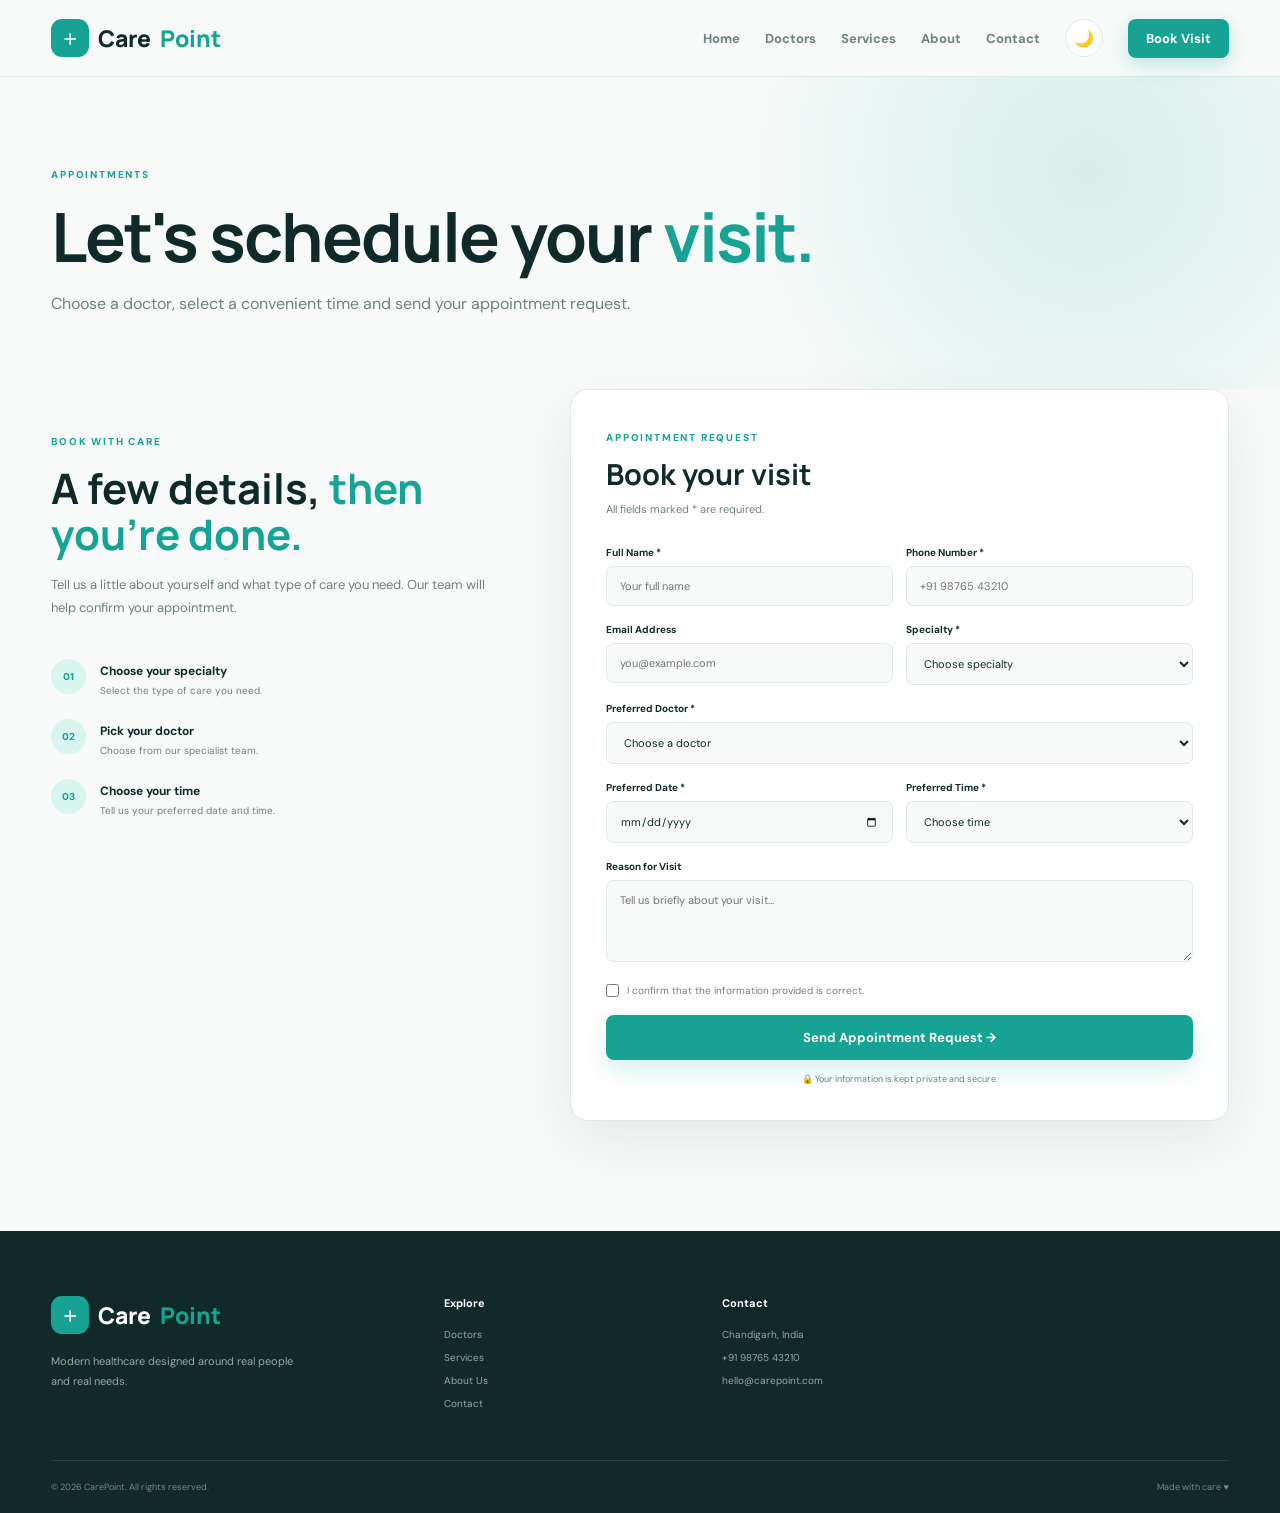
<file: appointment.html>
<!DOCTYPE html>
<html lang="en">
<head>
    <meta charset="UTF-8">
    <meta name="viewport" content="width=device-width, initial-scale=1.0">

    <title>Book Appointment | CarePoint</title>

    <link rel="stylesheet" href="style.css">

    <link rel="preconnect" href="https://fonts.googleapis.com">
    <link rel="preconnect" href="https://fonts.gstatic.com" crossorigin>
    <link href="https://fonts.googleapis.com/css2?family=DM+Sans:wght@400;500;600;700&family=Manrope:wght@600;700;800&display=swap" rel="stylesheet">
</head>

<body>

<header class="navbar">

    <div class="container nav-wrap">

        <a href="index.html" class="brand">
            <span class="brand-mark">+</span>
            Care<span>Point</span>
        </a>

        <button class="mobile-menu" id="menuBtn">☰</button>

        <nav id="navMenu">
            <a href="index.html">Home</a>
            <a href="doctors.html">Doctors</a>
            <a href="services.html">Services</a>
            <a href="about.html">About</a>
            <a href="contact.html">Contact</a>

            <button class="theme-toggle" id="themeToggle">🌙</button>

            <a href="appointment.html" class="nav-btn active-btn">
                Book Visit
            </a>
        </nav>

    </div>

</header>


<section class="page-hero small-hero">

    <div class="container">

        <span class="section-tag">APPOINTMENTS</span>

        <h1>
            Let's schedule your
            <span>visit.</span>
        </h1>

        <p>
            Choose a doctor, select a convenient time and
            send your appointment request.
        </p>

    </div>

</section>


<section class="appointment-section">

    <div class="container appointment-layout">

        <div class="appointment-intro">

            <span class="section-tag">BOOK WITH CARE</span>

            <h2>
                A few details,
                <span>then you're done.</span>
            </h2>

            <p>
                Tell us a little about yourself and what type
                of care you need. Our team will help confirm
                your appointment.
            </p>


            <div class="booking-steps">

                <div>
                    <span>01</span>
                    <div>
                        <strong>Choose your specialty</strong>
                        <p>Select the type of care you need.</p>
                    </div>
                </div>

                <div>
                    <span>02</span>
                    <div>
                        <strong>Pick your doctor</strong>
                        <p>Choose from our specialist team.</p>
                    </div>
                </div>

                <div>
                    <span>03</span>
                    <div>
                        <strong>Choose your time</strong>
                        <p>Tell us your preferred date and time.</p>
                    </div>
                </div>

            </div>

        </div>


        <form id="appointmentForm" class="appointment-form">

            <div class="form-heading">

                <span class="section-tag">APPOINTMENT REQUEST</span>

                <h2>Book your visit</h2>

                <p>All fields marked * are required.</p>

            </div>


            <div class="form-row">

                <div class="form-group">

                    <label for="patientName">
                        Full Name *
                    </label>

                    <input
                        type="text"
                        id="patientName"
                        placeholder="Your full name"
                        required
                    >

                </div>


                <div class="form-group">

                    <label for="patientPhone">
                        Phone Number *
                    </label>

                    <input
                        type="tel"
                        id="patientPhone"
                        placeholder="+91 98765 43210"
                        required
                    >

                </div>

            </div>


            <div class="form-row">

                <div class="form-group">

                    <label for="patientEmail">
                        Email Address
                    </label>

                    <input
                        type="email"
                        id="patientEmail"
                        placeholder="you@example.com"
                    >

                </div>


                <div class="form-group">

                    <label for="specialty">
                        Specialty *
                    </label>

                    <select id="specialty" required>

                        <option value="">
                            Choose specialty
                        </option>

                        <option>Cardiology</option>
                        <option>Neurology</option>
                        <option>Dermatology</option>
                        <option>Pediatrics</option>
                        <option>Orthopedics</option>
                        <option>Dentistry</option>
                        <option>Gynecology</option>
                        <option>Ophthalmology</option>

                    </select>

                </div>

            </div>


            <div class="form-group">

                <label for="doctor">
                    Preferred Doctor *
                </label>

                <select id="doctor" required>

                    <option value="">
                        Choose a doctor
                    </option>

                    <option>Dr. Sarah Lee</option>
                    <option>Dr. David Carter</option>
                    <option>Dr. Emily Morgan</option>
                    <option>Dr. Olivia Brown</option>
                    <option>Dr. Daniel Miller</option>
                    <option>Dr. Sophia Taylor</option>
                    <option>Dr. William Davis</option>
                    <option>Dr. James Wilson</option>

                </select>

            </div>


            <div class="form-row">

                <div class="form-group">

                    <label for="appointmentDate">
                        Preferred Date *
                    </label>

                    <input
                        type="date"
                        id="appointmentDate"
                        required
                    >

                </div>


                <div class="form-group">

                    <label for="appointmentTime">
                        Preferred Time *
                    </label>

                    <select id="appointmentTime" required>

                        <option value="">
                            Choose time
                        </option>

                        <option>09:00 AM</option>
                        <option>10:00 AM</option>
                        <option>11:00 AM</option>
                        <option>12:00 PM</option>
                        <option>02:00 PM</option>
                        <option>03:00 PM</option>
                        <option>04:00 PM</option>
                        <option>05:00 PM</option>

                    </select>

                </div>

            </div>


            <div class="form-group">

                <label for="message">
                    Reason for Visit
                </label>

                <textarea
                    id="message"
                    rows="4"
                    placeholder="Tell us briefly about your visit..."
                ></textarea>

            </div>


            <label class="check-row">

                <input type="checkbox" required>

                <span>
                    I confirm that the information provided is correct.
                </span>

            </label>


            <button type="submit" class="btn btn-primary form-submit">
                Send Appointment Request →
            </button>


            <p class="form-note">
                🔒 Your information is kept private and secure.
            </p>

        </form>

    </div>

</section>


<footer class="footer">

    <div class="container footer-grid">

        <div class="footer-brand">

            <a href="index.html" class="brand footer-logo">
                <span class="brand-mark">+</span>
                Care<span>Point</span>
            </a>

            <p>
                Modern healthcare designed around
                real people and real needs.
            </p>

        </div>

        <div class="footer-column">

            <h4>Explore</h4>

            <a href="doctors.html">Doctors</a>
            <a href="services.html">Services</a>
            <a href="about.html">About Us</a>
            <a href="contact.html">Contact</a>

        </div>

        <div class="footer-column">

            <h4>Contact</h4>

            <p>Chandigarh, India</p>
            <p>+91 98765 43210</p>
            <p>hello@carepoint.com</p>

        </div>

    </div>

    <div class="container footer-bottom">
        <span>© 2026 CarePoint. All rights reserved.</span>
        <span>Made with care ♥</span>
    </div>

</footer>


<div id="toast" class="toast"></div>

<script src="script.js"></script>

</body>
</html>
</file>
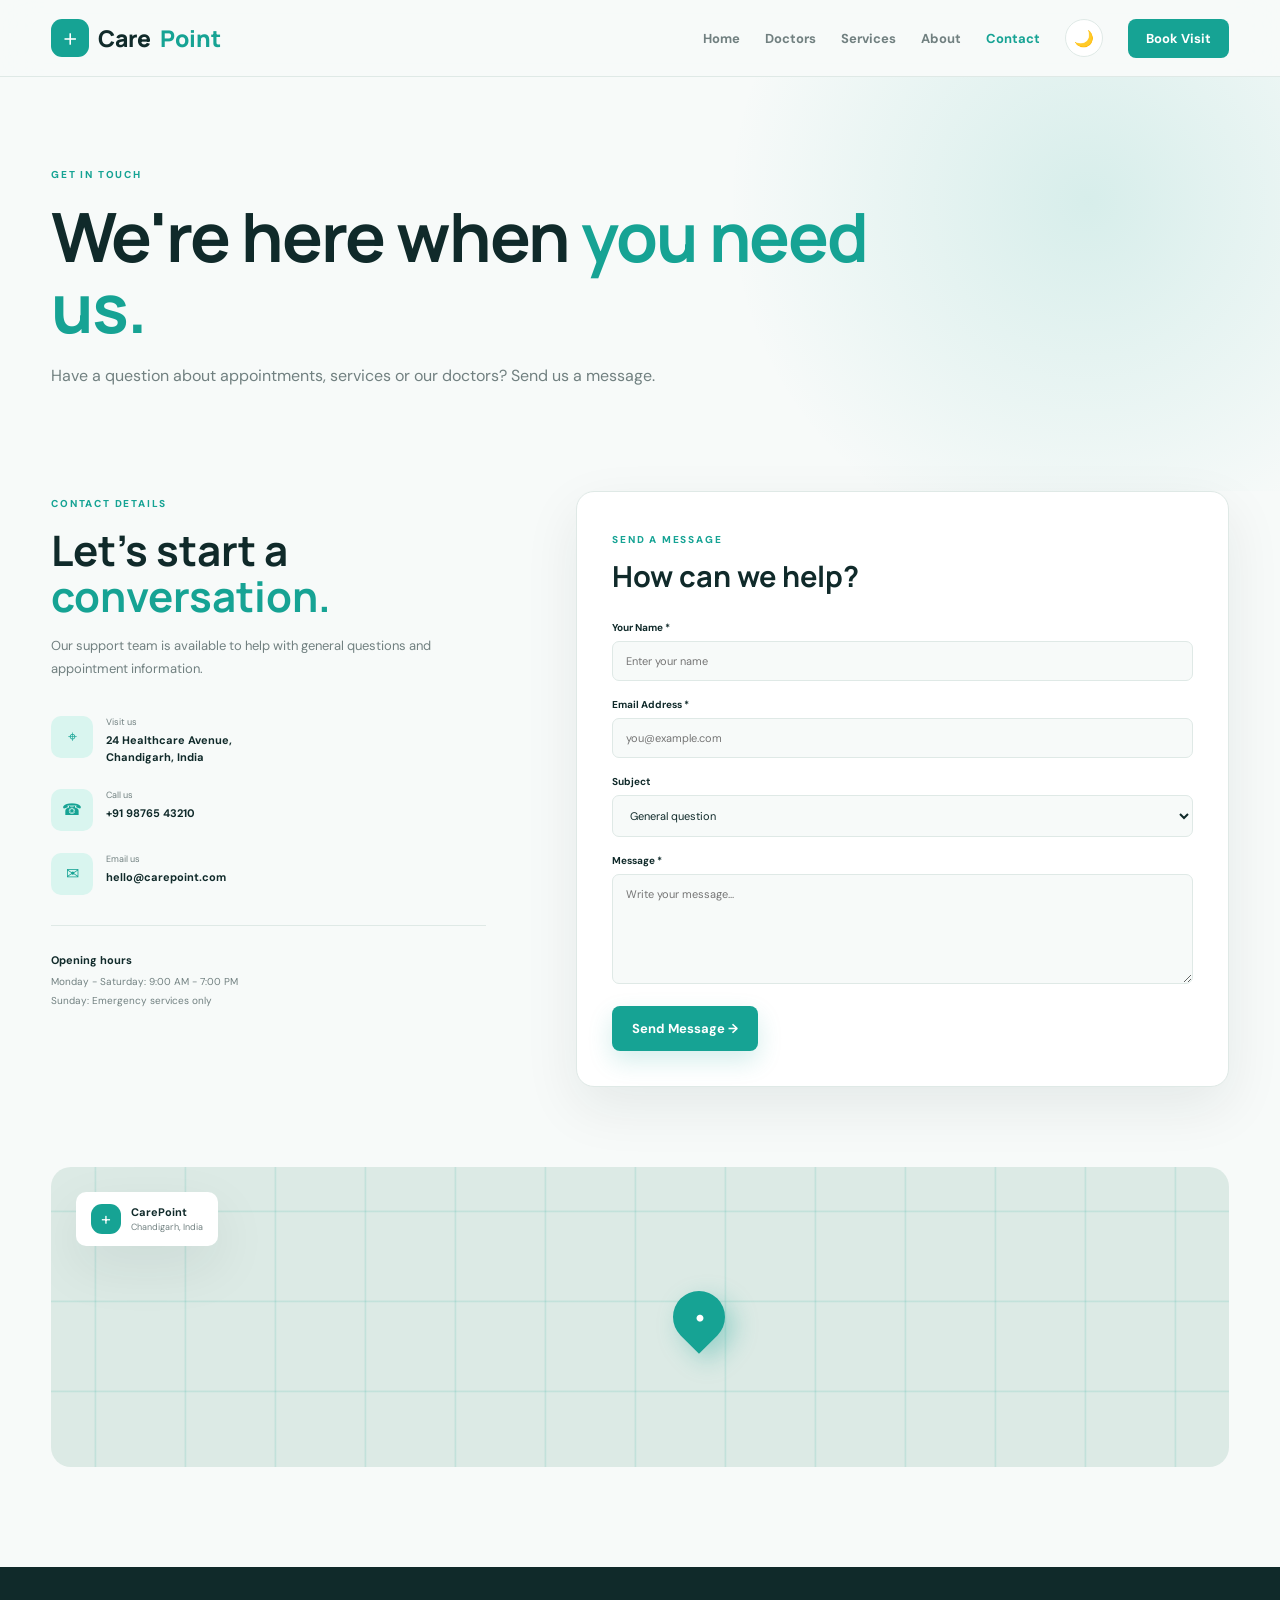
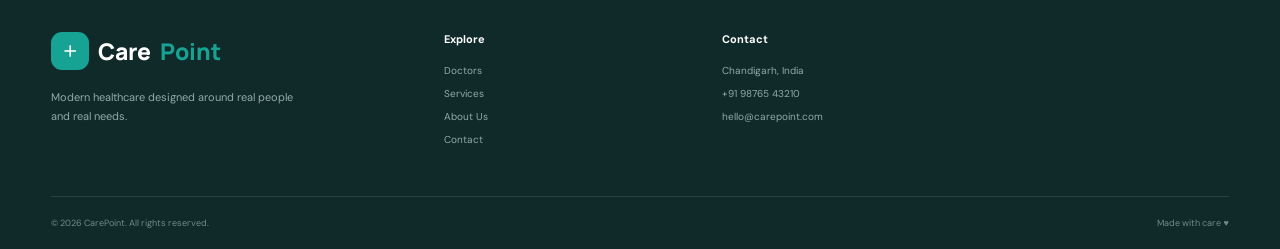
<file: contact.html>
<!DOCTYPE html>
<html lang="en">

<head>

    <meta charset="UTF-8">
    <meta name="viewport" content="width=device-width, initial-scale=1.0">

    <title>Contact | CarePoint</title>

    <link rel="stylesheet" href="style.css">

    <link rel="preconnect" href="https://fonts.googleapis.com">
    <link rel="preconnect" href="https://fonts.gstatic.com" crossorigin>
    <link href="https://fonts.googleapis.com/css2?family=DM+Sans:wght@400;500;600;700&family=Manrope:wght@600;700;800&display=swap" rel="stylesheet">

</head>

<body>

<header class="navbar">

    <div class="container nav-wrap">

        <a href="index.html" class="brand">
            <span class="brand-mark">+</span>
            Care<span>Point</span>
        </a>

        <button class="mobile-menu" id="menuBtn">☰</button>

        <nav id="navMenu">

            <a href="index.html">Home</a>
            <a href="doctors.html">Doctors</a>
            <a href="services.html">Services</a>
            <a href="about.html">About</a>
            <a href="contact.html" class="active">Contact</a>

            <button class="theme-toggle" id="themeToggle">🌙</button>

            <a href="appointment.html" class="nav-btn">
                Book Visit
            </a>

        </nav>

    </div>

</header>


<section class="page-hero">

    <div class="container">

        <span class="section-tag">GET IN TOUCH</span>

        <h1>
            We're here when
            <span>you need us.</span>
        </h1>

        <p>
            Have a question about appointments, services or
            our doctors? Send us a message.
        </p>

    </div>

</section>


<section class="contact-section">

    <div class="container contact-grid">


        <div class="contact-info">

            <span class="section-tag">CONTACT DETAILS</span>

            <h2>
                Let's start a
                <span>conversation.</span>
            </h2>

            <p>
                Our support team is available to help with
                general questions and appointment information.
            </p>


            <div class="contact-item">

                <div class="contact-icon">⌖</div>

                <div>
                    <span>Visit us</span>
                    <strong>
                        24 Healthcare Avenue,<br>
                        Chandigarh, India
                    </strong>
                </div>

            </div>


            <div class="contact-item">

                <div class="contact-icon">☎</div>

                <div>
                    <span>Call us</span>
                    <strong>+91 98765 43210</strong>
                </div>

            </div>


            <div class="contact-item">

                <div class="contact-icon">✉</div>

                <div>
                    <span>Email us</span>
                    <strong>hello@carepoint.com</strong>
                </div>

            </div>


            <div class="contact-hours">

                <strong>Opening hours</strong>

                <p>Monday - Saturday: 9:00 AM - 7:00 PM</p>
                <p>Sunday: Emergency services only</p>

            </div>

        </div>


        <form id="contactForm" class="contact-form">

            <span class="section-tag">SEND A MESSAGE</span>

            <h2>How can we help?</h2>

            <div class="form-group">

                <label for="contactName">
                    Your Name *
                </label>

                <input
                    type="text"
                    id="contactName"
                    placeholder="Enter your name"
                    required
                >

            </div>


            <div class="form-group">

                <label for="contactEmail">
                    Email Address *
                </label>

                <input
                    type="email"
                    id="contactEmail"
                    placeholder="you@example.com"
                    required
                >

            </div>


            <div class="form-group">

                <label for="contactSubject">
                    Subject
                </label>

                <select id="contactSubject">

                    <option>General question</option>
                    <option>Appointment help</option>
                    <option>Doctor information</option>
                    <option>Services information</option>
                    <option>Other</option>

                </select>

            </div>


            <div class="form-group">

                <label for="contactMessage">
                    Message *
                </label>

                <textarea
                    id="contactMessage"
                    rows="6"
                    placeholder="Write your message..."
                    required
                ></textarea>

            </div>


            <button type="submit" class="btn btn-primary">
                Send Message →
            </button>

        </form>

    </div>

</section>


<section class="location-section">

    <div class="container">

        <div class="fake-map">

            <div class="map-card">

                <span class="brand-mark">+</span>

                <div>
                    <strong>CarePoint</strong>
                    <p>Chandigarh, India</p>
                </div>

            </div>

            <div class="map-pin">●</div>

        </div>

    </div>

</section>


<footer class="footer">

    <div class="container footer-grid">

        <div class="footer-brand">

            <a href="index.html" class="brand footer-logo">
                <span class="brand-mark">+</span>
                Care<span>Point</span>
            </a>

            <p>
                Modern healthcare designed around
                real people and real needs.
            </p>

        </div>

        <div class="footer-column">

            <h4>Explore</h4>

            <a href="doctors.html">Doctors</a>
            <a href="services.html">Services</a>
            <a href="about.html">About Us</a>
            <a href="contact.html">Contact</a>

        </div>

        <div class="footer-column">

            <h4>Contact</h4>

            <p>Chandigarh, India</p>
            <p>+91 98765 43210</p>
            <p>hello@carepoint.com</p>

        </div>

    </div>

    <div class="container footer-bottom">

        <span>© 2026 CarePoint. All rights reserved.</span>

        <span>Made with care ♥</span>

    </div>

</footer>


<div id="toast" class="toast"></div>

<script src="script.js"></script>

</body>
</html>
</file>
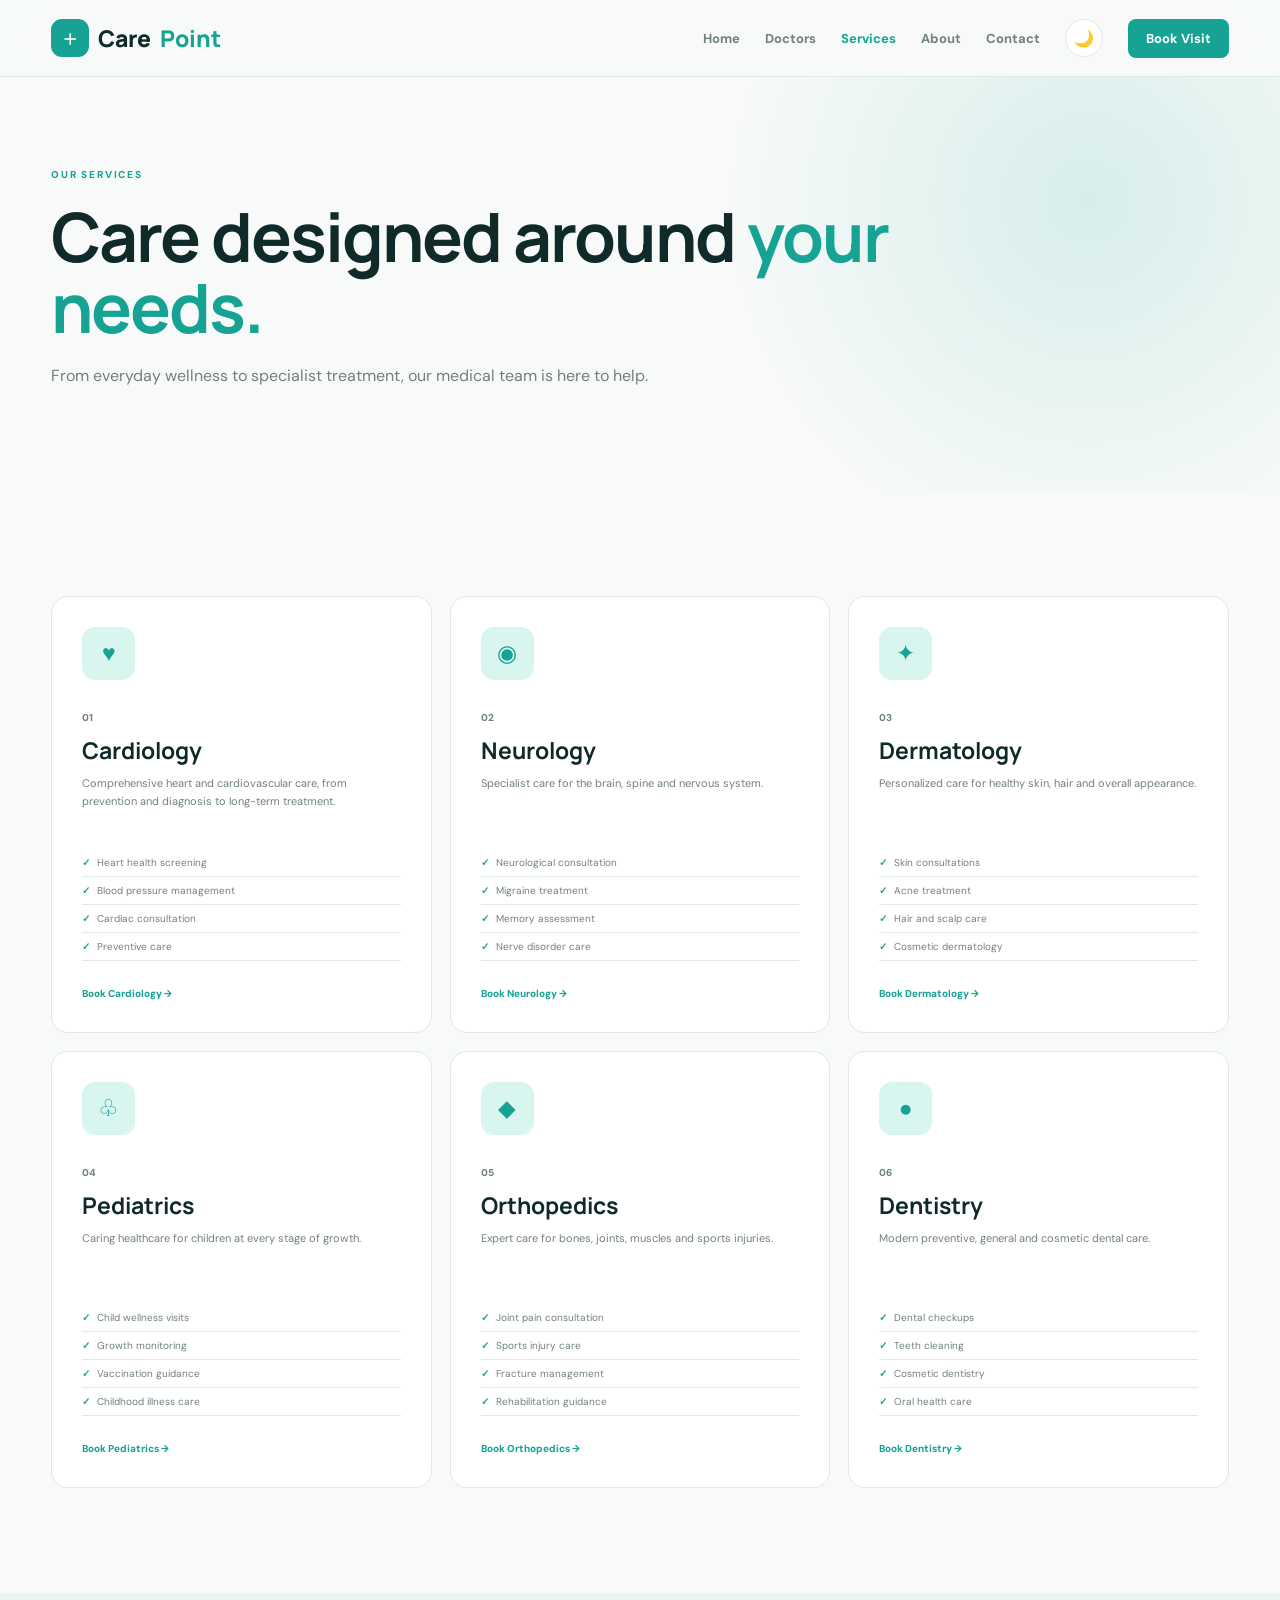
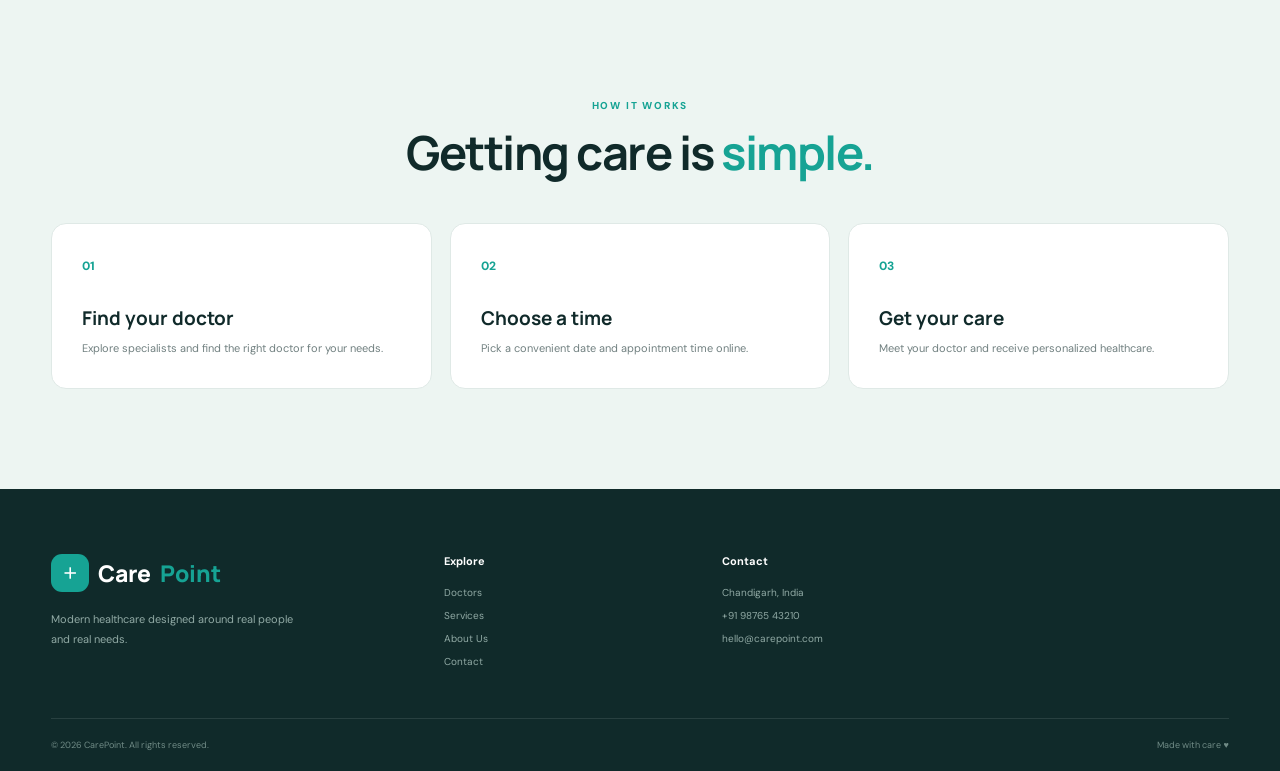
<file: services.html>
<!DOCTYPE html>
<html lang="en">
<head>

    <meta charset="UTF-8">
    <meta name="viewport" content="width=device-width, initial-scale=1.0">

    <title>Services | CarePoint</title>

    <link rel="stylesheet" href="style.css">

    <link rel="preconnect" href="https://fonts.googleapis.com">
    <link rel="preconnect" href="https://fonts.gstatic.com" crossorigin>
    <link href="https://fonts.googleapis.com/css2?family=DM+Sans:wght@400;500;600;700&family=Manrope:wght@600;700;800&display=swap" rel="stylesheet">

</head>

<body>

<header class="navbar">

    <div class="container nav-wrap">

        <a href="index.html" class="brand">
            <span class="brand-mark">+</span>
            Care<span>Point</span>
        </a>

        <button class="mobile-menu" id="menuBtn">☰</button>

        <nav id="navMenu">

            <a href="index.html">Home</a>
            <a href="doctors.html">Doctors</a>
            <a href="services.html" class="active">Services</a>
            <a href="about.html">About</a>
            <a href="contact.html">Contact</a>

            <button class="theme-toggle" id="themeToggle">🌙</button>

            <a href="appointment.html" class="nav-btn">
                Book Visit
            </a>

        </nav>

    </div>

</header>


<section class="page-hero">

    <div class="container">

        <span class="section-tag">OUR SERVICES</span>

        <h1>
            Care designed around
            <span>your needs.</span>
        </h1>

        <p>
            From everyday wellness to specialist treatment,
            our medical team is here to help.
        </p>

    </div>

</section>


<section class="section">

    <div class="container">

        <div class="service-large-grid">


            <article class="large-service">

                <div class="large-service-icon">♥</div>

                <span>01</span>

                <h2>Cardiology</h2>

                <p>
                    Comprehensive heart and cardiovascular care,
                    from prevention and diagnosis to long-term treatment.
                </p>

                <ul>
                    <li>Heart health screening</li>
                    <li>Blood pressure management</li>
                    <li>Cardiac consultation</li>
                    <li>Preventive care</li>
                </ul>

                <a href="appointment.html">
                    Book Cardiology →
                </a>

            </article>


            <article class="large-service">

                <div class="large-service-icon">◉</div>

                <span>02</span>

                <h2>Neurology</h2>

                <p>
                    Specialist care for the brain, spine and
                    nervous system.
                </p>

                <ul>
                    <li>Neurological consultation</li>
                    <li>Migraine treatment</li>
                    <li>Memory assessment</li>
                    <li>Nerve disorder care</li>
                </ul>

                <a href="appointment.html">
                    Book Neurology →
                </a>

            </article>


            <article class="large-service">

                <div class="large-service-icon">✦</div>

                <span>03</span>

                <h2>Dermatology</h2>

                <p>
                    Personalized care for healthy skin, hair
                    and overall appearance.
                </p>

                <ul>
                    <li>Skin consultations</li>
                    <li>Acne treatment</li>
                    <li>Hair and scalp care</li>
                    <li>Cosmetic dermatology</li>
                </ul>

                <a href="appointment.html">
                    Book Dermatology →
                </a>

            </article>


            <article class="large-service">

                <div class="large-service-icon">♧</div>

                <span>04</span>

                <h2>Pediatrics</h2>

                <p>
                    Caring healthcare for children at every
                    stage of growth.
                </p>

                <ul>
                    <li>Child wellness visits</li>
                    <li>Growth monitoring</li>
                    <li>Vaccination guidance</li>
                    <li>Childhood illness care</li>
                </ul>

                <a href="appointment.html">
                    Book Pediatrics →
                </a>

            </article>


            <article class="large-service">

                <div class="large-service-icon">◆</div>

                <span>05</span>

                <h2>Orthopedics</h2>

                <p>
                    Expert care for bones, joints, muscles
                    and sports injuries.
                </p>

                <ul>
                    <li>Joint pain consultation</li>
                    <li>Sports injury care</li>
                    <li>Fracture management</li>
                    <li>Rehabilitation guidance</li>
                </ul>

                <a href="appointment.html">
                    Book Orthopedics →
                </a>

            </article>


            <article class="large-service">

                <div class="large-service-icon">●</div>

                <span>06</span>

                <h2>Dentistry</h2>

                <p>
                    Modern preventive, general and cosmetic
                    dental care.
                </p>

                <ul>
                    <li>Dental checkups</li>
                    <li>Teeth cleaning</li>
                    <li>Cosmetic dentistry</li>
                    <li>Oral health care</li>
                </ul>

                <a href="appointment.html">
                    Book Dentistry →
                </a>

            </article>

        </div>

    </div>

</section>


<section class="process-section">

    <div class="container">

        <div class="section-heading">

            <span class="section-tag">HOW IT WORKS</span>

            <h2>
                Getting care is
                <span>simple.</span>
            </h2>

        </div>


        <div class="process-grid">

            <div class="process-card">

                <span>01</span>

                <h3>Find your doctor</h3>

                <p>
                    Explore specialists and find the right
                    doctor for your needs.
                </p>

            </div>


            <div class="process-card">

                <span>02</span>

                <h3>Choose a time</h3>

                <p>
                    Pick a convenient date and appointment
                    time online.
                </p>

            </div>


            <div class="process-card">

                <span>03</span>

                <h3>Get your care</h3>

                <p>
                    Meet your doctor and receive personalized
                    healthcare.
                </p>

            </div>

        </div>

    </div>

</section>


<footer class="footer">

    <div class="container footer-grid">

        <div class="footer-brand">

            <a href="index.html" class="brand footer-logo">
                <span class="brand-mark">+</span>
                Care<span>Point</span>
            </a>

            <p>
                Modern healthcare designed around
                real people and real needs.
            </p>

        </div>

        <div class="footer-column">

            <h4>Explore</h4>

            <a href="doctors.html">Doctors</a>
            <a href="services.html">Services</a>
            <a href="about.html">About Us</a>
            <a href="contact.html">Contact</a>

        </div>

        <div class="footer-column">

            <h4>Contact</h4>

            <p>Chandigarh, India</p>
            <p>+91 98765 43210</p>
            <p>hello@carepoint.com</p>

        </div>

    </div>

    <div class="container footer-bottom">

        <span>© 2026 CarePoint. All rights reserved.</span>

        <span>Made with care ♥</span>

    </div>

</footer>


<div id="toast" class="toast"></div>

<script src="script.js"></script>

</body>
</html>
</file>
<file: style.css>
:root {
    --primary: #16a394;
    --primary-dark: #0e8277;
    --accent: #d9f5ef;

    --bg: #f7faf9;
    --surface: #ffffff;
    --surface-2: #edf5f2;

    --text: #102a2a;
    --muted: #718080;

    --border: #dfe9e6;

    --dark: #102a2a;

    --shadow: 0 20px 55px rgba(16, 42, 42, .08);
}

[data-theme="dark"] {
    --bg: #091817;
    --surface: #102522;
    --surface-2: #16332f;

    --text: #eef9f6;
    --muted: #9db3ae;

    --border: #29423e;

    --dark: #06100f;

    --shadow: 0 25px 60px rgba(0,0,0,.35);
}


* {
    margin: 0;
    padding: 0;
    box-sizing: border-box;
}

html {
    scroll-behavior: smooth;
}

body {
    font-family: "DM Sans", sans-serif;
    background: var(--bg);
    color: var(--text);

    transition:
        background .3s ease,
        color .3s ease;
}

body.modal-open {
    overflow: hidden;
}

img {
    max-width: 100%;
    display: block;
}

a {
    text-decoration: none;
    color: inherit;
}

button,
input,
select,
textarea {
    font: inherit;
}

button {
    cursor: pointer;
}

.container {
    width: min(1180px, 92%);
    margin: auto;
}


/* ==========================
   NAVBAR
========================== */

.navbar {
    position: sticky;
    top: 0;
    z-index: 500;

    background: rgba(247,250,249,.9);

    backdrop-filter: blur(18px);

    border-bottom: 1px solid var(--border);
}

[data-theme="dark"] .navbar {
    background: rgba(9,24,23,.92);
}

.nav-wrap {
    min-height: 76px;

    display: flex;
    align-items: center;
    justify-content: space-between;
}

.brand {
    display: flex;
    align-items: center;
    gap: 9px;

    font-family: "Manrope", sans-serif;

    font-size: 23px;
    font-weight: 800;
}

.brand > span:last-child {
    color: var(--primary);
}

.brand-mark {
    width: 38px;
    height: 38px;

    display: grid;
    place-items: center;

    background: var(--primary);
    color: white;

    border-radius: 11px;

    font-size: 25px;
    font-weight: 400;
}

.nav-wrap nav {
    display: flex;
    align-items: center;
    gap: 25px;
}

.nav-wrap nav > a {
    color: var(--muted);

    font-size: 13px;
    font-weight: 700;

    transition: .25s;
}

.nav-wrap nav > a:hover,
.nav-wrap nav > a.active {
    color: var(--primary);
}

.nav-btn {
    background: var(--primary) !important;
    color: white !important;

    padding: 11px 18px;

    border-radius: 8px;
}

.active-btn {
    box-shadow: 0 7px 20px rgba(22,163,148,.25);
}

.theme-toggle {
    width: 38px;
    height: 38px;

    border: 1px solid var(--border);

    border-radius: 50%;

    background: var(--surface);

    font-size: 16px;

    color: var(--text);
}

.mobile-menu {
    display: none;

    border: 0;

    background: transparent;

    color: var(--text);

    font-size: 27px;
}


/* ==========================
   COMMON BUTTONS
========================== */

.btn {
    display: inline-flex;
    align-items: center;
    justify-content: center;
    gap: 10px;

    border: 0;

    padding: 14px 20px;

    border-radius: 8px;

    font-size: 13px;
    font-weight: 700;

    transition: .3s;
}

.btn-primary {
    background: var(--primary);
    color: white;

    box-shadow: 0 10px 25px rgba(22,163,148,.18);
}

.btn-primary:hover {
    background: var(--primary-dark);
    transform: translateY(-2px);
}

.btn-outline {
    border: 1px solid var(--border);
    background: var(--surface);
    color: var(--text);
}

.btn-outline:hover {
    border-color: var(--primary);
    color: var(--primary);
}

.btn-light {
    background: white;
    color: var(--dark);
}

.btn-light:hover {
    transform: translateY(-2px);
}


/* ==========================
   HERO
========================== */

.hero {
    padding: 95px 0 85px;

    overflow: hidden;
}

.hero-grid {
    display: grid;

    grid-template-columns: 1.05fr .95fr;

    align-items: center;

    gap: 80px;
}

.eyebrow {
    display: inline-flex;
    align-items: center;
    gap: 8px;

    padding: 8px 13px;

    background: var(--accent);

    color: var(--primary);

    border-radius: 50px;

    font-size: 10px;
    font-weight: 800;
    letter-spacing: 1.3px;
}

.eyebrow span {
    font-size: 13px;
}

.hero h1 {
    font-family: "Manrope", sans-serif;

    font-size: clamp(44px, 5.5vw, 72px);

    line-height: 1.04;

    letter-spacing: -2.5px;

    margin: 22px 0;
}

.hero h1 em {
    display: block;

    color: var(--primary);

    font-style: normal;
}

.hero-copy > p {
    max-width: 560px;

    color: var(--muted);

    font-size: 17px;

    line-height: 1.8;
}

.hero-actions {
    display: flex;
    gap: 12px;

    margin-top: 30px;
}

.hero-proof {
    display: flex;
    align-items: center;
    gap: 14px;

    margin-top: 38px;
}

.avatar-stack {
    display: flex;
    align-items: center;
}

.avatar-stack img,
.avatar-stack > span {
    width: 38px;
    height: 38px;

    border-radius: 50%;

    border: 3px solid var(--bg);

    margin-left: -9px;
}

.avatar-stack img:first-child {
    margin-left: 0;
}

.avatar-stack img {
    object-fit: cover;
}

.avatar-stack > span {
    display: grid;
    place-items: center;

    background: var(--primary);

    color: white;

    font-size: 13px;
    font-weight: 800;
}

.hero-proof strong,
.hero-proof small {
    display: block;
}

.hero-proof strong {
    font-size: 14px;
}

.hero-proof small {
    color: var(--muted);

    margin-top: 2px;

    font-size: 11px;
}


/* HERO VISUAL */

.hero-visual {
    position: relative;

    min-height: 570px;
}

.hero-photo-wrap {
    position: absolute;

    right: 20px;
    top: 0;

    width: 83%;
    height: 550px;

    overflow: hidden;

    border-radius: 180px 180px 28px 28px;

    background: var(--accent);
}

.hero-photo-wrap img {
    width: 100%;
    height: 100%;

    object-fit: cover;
    object-position: center top;
}

.floating-card {
    position: absolute;

    display: flex;
    align-items: center;

    background: var(--surface);

    box-shadow: var(--shadow);

    border: 1px solid var(--border);

    border-radius: 13px;

    z-index: 5;
}

.doctor-float {
    left: -15px;
    bottom: 95px;

    padding: 10px 13px;

    gap: 10px;
}

.doctor-float img {
    width: 42px;
    height: 42px;

    border-radius: 50%;

    object-fit: cover;
}

.doctor-float strong,
.doctor-float small {
    display: block;
}

.doctor-float strong {
    font-size: 12px;
}

.doctor-float small {
    color: var(--muted);

    font-size: 10px;

    margin-top: 2px;
}

.verified {
    display: grid;
    place-items: center;

    width: 18px;
    height: 18px;

    background: var(--primary);

    color: white;

    border-radius: 50%;

    font-size: 10px;
}

.rating-float {
    right: -5px;
    top: 100px;

    padding: 13px 16px;

    gap: 10px;
}

.rating-star {
    width: 35px;
    height: 35px;

    display: grid;
    place-items: center;

    background: #fff1cc;

    color: #d58b00;

    border-radius: 50%;
}

.rating-float strong,
.rating-float small {
    display: block;
}

.rating-float strong {
    font-size: 12px;
}

.rating-float small {
    color: var(--muted);

    font-size: 10px;
}


/* ==========================
   STATS
========================== */

.stats-strip {
    background: var(--dark);
    color: white;

    padding: 35px 0;
}

.stats-grid {
    display: grid;

    grid-template-columns: repeat(4,1fr);

    text-align: center;
}

.stat {
    border-right: 1px solid rgba(255,255,255,.12);
}

.stat:last-child {
    border-right: 0;
}

.stat strong {
    font-family: "Manrope", sans-serif;

    font-size: 32px;
}

.stat > span {
    color: #66d9c9;

    font-size: 22px;
    font-weight: 800;
}

.stat p {
    margin-top: 4px;

    color: #9bb3ae;

    font-size: 11px;
}


/* ==========================
   SECTIONS
========================== */

.section {
    padding: 105px 0;
}

.section-top {
    display: flex;

    justify-content: space-between;
    align-items: flex-end;

    gap: 30px;

    margin-bottom: 45px;
}

.section-tag {
    color: var(--primary);

    font-size: 10px;
    font-weight: 800;

    letter-spacing: 1.8px;
}

.section-top h2,
.section-heading h2,
.feature-content h2,
.about-content h2 {
    font-family: "Manrope", sans-serif;

    font-size: clamp(31px,4vw,47px);

    line-height: 1.12;

    letter-spacing: -1.5px;

    margin-top: 12px;
}

.section-top h2 span,
.section-heading h2 span,
.feature-content h2 span,
.about-content h2 span,
.page-hero h1 span {
    color: var(--primary);
}

.text-link {
    color: var(--primary);

    font-size: 12px;
    font-weight: 700;
}


/* ==========================
   SERVICES
========================== */

.service-grid {
    display: grid;

    grid-template-columns: repeat(4,1fr);

    gap: 17px;
}

.service-card {
    position: relative;

    background: var(--surface);

    border: 1px solid var(--border);

    border-radius: 16px;

    padding: 28px;

    min-height: 300px;

    transition: .35s;

    overflow: hidden;
}

.service-card:hover {
    transform: translateY(-7px);

    border-color: var(--primary);

    box-shadow: var(--shadow);
}

.service-card.featured {
    background: var(--primary);
    color: white;
}

.service-card.featured p,
.service-card.featured a {
    color: rgba(255,255,255,.75);
}

.service-number {
    position: absolute;

    right: 22px;
    top: 18px;

    color: var(--muted);

    font-size: 10px;
    font-weight: 800;
}

.featured .service-number {
    color: rgba(255,255,255,.5);
}

.service-icon {
    width: 48px;
    height: 48px;

    display: grid;
    place-items: center;

    background: var(--accent);

    color: var(--primary);

    border-radius: 12px;

    font-size: 22px;

    margin-bottom: 35px;
}

.featured .service-icon {
    background: rgba(255,255,255,.16);
    color: white;
}

.service-card h3 {
    font-size: 18px;

    margin-bottom: 10px;
}

.service-card p {
    color: var(--muted);

    font-size: 12px;

    line-height: 1.7;
}

.service-card a {
    position: absolute;

    bottom: 25px;

    color: var(--primary);

    font-size: 11px;
    font-weight: 800;
}


/* ==========================
   FEATURE
========================== */

.feature-section {
    background: var(--surface-2);

    padding: 105px 0;
}

.feature-grid {
    display: grid;

    grid-template-columns: .9fr 1fr;

    align-items: center;

    gap: 85px;
}

.feature-image {
    position: relative;
}

.feature-image > img {
    width: 100%;
    height: 560px;

    object-fit: cover;

    border-radius: 22px;
}

.image-label {
    position: absolute;

    bottom: 25px;
    right: -20px;

    display: flex;
    align-items: center;
    gap: 10px;

    background: var(--surface);

    padding: 17px;

    border-radius: 12px;

    box-shadow: var(--shadow);
}

.image-label strong {
    font-size: 27px;

    color: var(--primary);
}

.image-label span {
    color: var(--muted);

    font-size: 10px;
}

.feature-content > p {
    color: var(--muted);

    line-height: 1.8;

    margin: 22px 0 30px;

    max-width: 540px;
}

.feature-list {
    display: flex;

    flex-direction: column;

    gap: 18px;

    margin-bottom: 30px;
}

.feature-list > div {
    display: flex;
    gap: 12px;
}

.feature-list > div > span {
    flex: 0 0 auto;

    width: 25px;
    height: 25px;

    display: grid;
    place-items: center;

    background: var(--accent);

    color: var(--primary);

    border-radius: 50%;

    font-size: 11px;
    font-weight: 800;
}

.feature-list strong {
    font-size: 13px;
}

.feature-list p {
    color: var(--muted);

    font-size: 11px;

    margin-top: 3px;
}


/* ==========================
   HOME DOCTORS
========================== */

.home-doctors {
    display: grid;

    grid-template-columns: repeat(3,1fr);

    gap: 22px;
}

.home-doctor {
    background: var(--surface);

    border: 1px solid var(--border);

    border-radius: 17px;

    overflow: hidden;

    transition: .3s;
}

.home-doctor:hover {
    transform: translateY(-6px);

    box-shadow: var(--shadow);
}

.home-doctor-img {
    position: relative;

    height: 330px;

    overflow: hidden;
}

.home-doctor-img img {
    width: 100%;
    height: 100%;

    object-fit: cover;
    object-position: center top;

    transition: .5s;
}

.home-doctor:hover img {
    transform: scale(1.05);
}

.home-doctor-img span {
    position: absolute;

    top: 15px;
    left: 15px;

    background: white;

    color: #159947;

    padding: 6px 10px;

    border-radius: 50px;

    font-size: 9px;
    font-weight: 800;
}

.home-doctor-info {
    padding: 20px;
}

.mini-rating {
    color: #c48600;

    font-size: 11px;
}

.home-doctor-info h3 {
    font-family: "Manrope", sans-serif;

    font-size: 19px;

    margin: 7px 0 3px;
}

.home-doctor-info > p {
    color: var(--primary);

    font-size: 11px;
    font-weight: 700;
}

.home-doctor-info a {
    display: block;

    color: var(--muted);

    border-top: 1px solid var(--border);

    margin-top: 16px;
    padding-top: 15px;

    font-size: 11px;
    font-weight: 700;
}

.home-doctor-info a:hover {
    color: var(--primary);
}


/* ==========================
   TESTIMONIAL
========================== */

.testimonial-section {
    background: var(--surface-2);

    padding: 100px 0;

    text-align: center;
}

.testimonial-inner {
    max-width: 850px;
}

.quote-mark {
    color: var(--primary);

    font-family: Georgia, serif;

    font-size: 70px;

    line-height: .5;
}

.testimonial-inner blockquote {
    font-family: "Manrope", sans-serif;

    font-size: clamp(22px,3vw,34px);

    line-height: 1.4;

    margin: 25px 0 30px;
}

.testimonial-person {
    display: flex;

    justify-content: center;
    align-items: center;

    gap: 10px;
}

.testimonial-person img {
    width: 40px;
    height: 40px;

    border-radius: 50%;

    object-fit: cover;
}

.testimonial-person strong,
.testimonial-person span {
    display: block;

    text-align: left;
}

.testimonial-person strong {
    font-size: 11px;
}

.testimonial-person span {
    color: var(--muted);

    font-size: 10px;

    margin-top: 2px;
}


/* ==========================
   CTA
========================== */

.cta-section {
    padding: 90px 0;
}

.cta-box {
    display: flex;

    justify-content: space-between;
    align-items: center;

    gap: 40px;

    padding: 55px;

    border-radius: 22px;

    background: var(--primary);

    color: white;
}

.cta-box h2 {
    font-family: "Manrope", sans-serif;

    max-width: 650px;

    font-size: 38px;

    line-height: 1.15;

    margin: 12px 0;
}

.cta-box p {
    color: rgba(255,255,255,.75);

    font-size: 13px;
}


/* ==========================
   PAGE HERO
========================== */

.page-hero {
    padding: 85px 0 100px;

    background:
        radial-gradient(
            circle at 85% 30%,
            rgba(22,163,148,.14),
            transparent 32%
        );
}

.page-hero h1 {
    font-family: "Manrope", sans-serif;

    max-width: 850px;

    font-size: clamp(43px,6vw,68px);

    line-height: 1.05;

    letter-spacing: -2px;

    margin: 18px 0;
}

.page-hero p {
    max-width: 650px;

    color: var(--muted);

    font-size: 16px;

    line-height: 1.8;
}

.small-hero {
    padding-bottom: 70px;
}


/* ==========================
   DOCTOR DIRECTORY
========================== */

.doctor-directory {
    padding: 0 0 110px;
}

.doctor-tools {
    display: grid;

    grid-template-columns: 1fr 280px;

    gap: 12px;

    margin-bottom: 40px;
}

.search-field,
.filter-field {
    background: var(--surface);

    border: 1px solid var(--border);

    border-radius: 9px;

    min-height: 54px;

    display: flex;
    align-items: center;

    padding: 0 15px;
}

.search-field span {
    color: var(--primary);

    font-size: 23px;

    margin-right: 10px;
}

.search-field input,
.filter-field select {
    width: 100%;

    border: 0;
    outline: 0;

    background: transparent;

    color: var(--text);

    font-size: 12px;
}

.directory-grid {
    display: grid;

    grid-template-columns: repeat(4,1fr);

    gap: 18px;
}

.doctor-profile {
    background: var(--surface);

    border: 1px solid var(--border);

    border-radius: 16px;

    overflow: hidden;

    transition: .3s;
}

.doctor-profile:hover {
    transform: translateY(-6px);

    box-shadow: var(--shadow);
}

.profile-image {
    height: 285px;

    position: relative;

    overflow: hidden;

    background: var(--accent);
}

.profile-image img {
    width: 100%;
    height: 100%;

    object-fit: cover;
    object-position: center top;

    transition: .5s;
}

.doctor-profile:hover .profile-image img {
    transform: scale(1.05);
}

.status {
    position: absolute;

    top: 13px;
    left: 13px;

    background: white;

    color: #16964b;

    border-radius: 50px;

    padding: 6px 9px;

    font-size: 9px;
    font-weight: 800;
}

.profile-body {
    padding: 19px;
}

.profile-rating {
    color: #bd7e00;

    font-size: 10px;
    font-weight: 800;
}

.profile-body h2 {
    font-family: "Manrope", sans-serif;

    font-size: 18px;

    margin: 8px 0 3px;
}

.profile-specialty {
    color: var(--primary);

    font-size: 11px;
    font-weight: 700;
}

.profile-description {
    color: var(--muted);

    font-size: 10px;

    line-height: 1.6;

    min-height: 33px;

    margin: 10px 0;
}

.profile-meta {
    display: flex;

    justify-content: space-between;

    border-top: 1px solid var(--border);

    padding-top: 11px;

    color: var(--muted);

    font-size: 9px;
}

.profile-buttons {
    display: grid;

    grid-template-columns: 1fr 65px;

    gap: 7px;

    margin-top: 14px;
}

.profile-btn,
.profile-book {
    min-height: 36px;

    display: grid;
    place-items: center;

    border-radius: 7px;

    font-size: 10px;
    font-weight: 800;
}

.profile-btn {
    border: 1px solid var(--border);

    background: transparent;

    color: var(--text);
}

.profile-btn:hover {
    border-color: var(--primary);

    color: var(--primary);
}

.profile-book {
    background: var(--primary);

    color: white;
}

.no-results {
    display: none;

    text-align: center;

    padding: 60px;

    color: var(--muted);
}


/* ==========================
   PROFILE MODAL
========================== */

.profile-modal {
    position: fixed;

    inset: 0;

    z-index: 1000;

    display: flex;

    align-items: center;
    justify-content: center;

    padding: 20px;

    background: rgba(3,20,18,.78);

    backdrop-filter: blur(8px);

    opacity: 0;

    visibility: hidden;

    transition: .3s;
}

.profile-modal.show {
    opacity: 1;

    visibility: visible;
}

.modal-box {
    width: min(900px,100%);

    max-height: 90vh;

    overflow-y: auto;

    background: var(--surface);

    border-radius: 20px;

    position: relative;

    box-shadow: 0 30px 90px rgba(0,0,0,.35);
}

.modal-close {
    position: absolute;

    top: 15px;
    right: 15px;

    z-index: 10;

    width: 38px;
    height: 38px;

    border: 0;

    border-radius: 50%;

    background: var(--surface);

    color: var(--text);

    box-shadow: 0 5px 20px rgba(0,0,0,.15);

    font-size: 25px;
}

.modal-grid {
    display: grid;

    grid-template-columns: 330px 1fr;
}

.modal-photo {
    min-height: 500px;
}

.modal-photo img {
    width: 100%;
    height: 100%;

    object-fit: cover;
    object-position: center top;
}

.modal-details {
    padding: 48px 42px;
}

.modal-details h2 {
    font-family: "Manrope", sans-serif;

    font-size: 36px;

    margin: 12px 0;
}

.modal-details > p {
    color: var(--muted);

    font-size: 13px;

    line-height: 1.8;

    margin: 18px 0;
}

.modal-rating {
    color: #bd7e00;

    font-size: 13px;
    font-weight: 800;
}

.modal-rating small {
    color: var(--muted);

    font-size: 10px;

    margin-left: 5px;
}

.modal-info-grid {
    display: grid;

    grid-template-columns: 1fr 1fr;

    gap: 10px;

    margin: 25px 0;
}

.modal-info-grid > div {
    padding: 13px;

    border: 1px solid var(--border);

    border-radius: 9px;
}

.modal-info-grid span,
.modal-info-grid strong {
    display: block;
}

.modal-info-grid span {
    color: var(--muted);

    font-size: 9px;

    margin-bottom: 4px;
}

.modal-info-grid strong {
    font-size: 11px;
}

.modal-book {
    width: 100%;
}


/* ==========================
   APPOINTMENT
========================== */

.appointment-section {
    padding: 0 0 110px;
}

.appointment-layout {
    display: grid;

    grid-template-columns: .8fr 1.2fr;

    gap: 80px;

    align-items: start;
}

.appointment-intro {
    padding-top: 40px;
}

.appointment-intro h2 {
    font-family: "Manrope", sans-serif;

    font-size: 42px;

    line-height: 1.1;

    margin: 15px 0;
}

.appointment-intro h2 span {
    color: var(--primary);
}

.appointment-intro > p {
    color: var(--muted);

    font-size: 13px;

    line-height: 1.8;
}

.booking-steps {
    display: flex;

    flex-direction: column;

    gap: 22px;

    margin-top: 40px;
}

.booking-steps > div {
    display: flex;

    gap: 14px;
}

.booking-steps > div > span {
    flex: 0 0 auto;

    width: 35px;
    height: 35px;

    display: grid;
    place-items: center;

    background: var(--accent);

    color: var(--primary);

    border-radius: 50%;

    font-size: 10px;
    font-weight: 800;
}

.booking-steps strong {
    font-size: 12px;
}

.booking-steps p {
    color: var(--muted);

    font-size: 10px;

    margin-top: 4px;
}

.appointment-form,
.contact-form {
    background: var(--surface);

    border: 1px solid var(--border);

    border-radius: 18px;

    padding: 35px;

    box-shadow: var(--shadow);
}

.form-heading {
    margin-bottom: 30px;
}

.form-heading h2,
.contact-form h2 {
    font-family: "Manrope", sans-serif;

    font-size: 29px;

    margin: 8px 0;
}

.form-heading p {
    color: var(--muted);

    font-size: 11px;
}

.form-row {
    display: grid;

    grid-template-columns: 1fr 1fr;

    gap: 13px;
}

.form-group {
    margin-bottom: 17px;
}

.form-group label {
    display: block;

    font-size: 10px;
    font-weight: 700;

    margin-bottom: 7px;
}

.form-group input,
.form-group select,
.form-group textarea {
    width: 100%;

    border: 1px solid var(--border);

    outline: 0;

    background: var(--bg);

    color: var(--text);

    padding: 12px 13px;

    border-radius: 7px;

    font-size: 11px;

    resize: vertical;
}

.form-group input:focus,
.form-group select:focus,
.form-group textarea:focus {
    border-color: var(--primary);
}

.check-row {
    display: flex;

    gap: 8px;

    color: var(--muted);

    font-size: 10px;

    margin: 5px 0 18px;
}

.check-row input {
    accent-color: var(--primary);
}

.form-submit {
    width: 100%;
}

.form-note {
    text-align: center;

    color: var(--muted);

    font-size: 9px;

    margin-top: 13px;
}


/* ==========================
   SERVICES PAGE
========================== */

.service-large-grid {
    display: grid;

    grid-template-columns: repeat(3,1fr);

    gap: 18px;
}

.large-service {
    background: var(--surface);

    border: 1px solid var(--border);

    border-radius: 17px;

    padding: 30px;

    min-height: 390px;

    transition: .3s;
}

.large-service:hover {
    transform: translateY(-6px);

    border-color: var(--primary);

    box-shadow: var(--shadow);
}

.large-service-icon {
    width: 53px;
    height: 53px;

    display: grid;
    place-items: center;

    background: var(--accent);

    color: var(--primary);

    border-radius: 13px;

    font-size: 23px;

    margin-bottom: 25px;
}

.large-service > span {
    color: var(--muted);

    font-size: 10px;
    font-weight: 800;
}

.large-service h2 {
    font-family: "Manrope", sans-serif;

    font-size: 23px;

    margin: 8px 0;
}

.large-service > p {
    color: var(--muted);

    font-size: 11px;

    line-height: 1.7;

    min-height: 55px;
}

.large-service ul {
    list-style: none;

    margin: 20px 0;
}

.large-service li {
    color: var(--muted);

    font-size: 10px;

    padding: 7px 0;

    border-bottom: 1px solid var(--border);
}

.large-service li::before {
    content: "✓";

    color: var(--primary);

    font-weight: 800;

    margin-right: 7px;
}

.large-service a {
    color: var(--primary);

    font-size: 10px;
    font-weight: 800;
}

.process-section {
    padding: 100px 0;

    background: var(--surface-2);
}

.section-heading {
    text-align: center;

    margin-bottom: 45px;
}

.process-grid {
    display: grid;

    grid-template-columns: repeat(3,1fr);

    gap: 18px;
}

.process-card {
    padding: 30px;

    background: var(--surface);

    border: 1px solid var(--border);

    border-radius: 15px;
}

.process-card > span {
    color: var(--primary);

    font-size: 12px;
    font-weight: 800;
}

.process-card h3 {
    margin: 30px 0 8px;

    font-family: "Manrope", sans-serif;

    font-size: 19px;
}

.process-card p {
    color: var(--muted);

    font-size: 11px;

    line-height: 1.7;
}


/* ==========================
   ABOUT
========================== */

.about-main {
    padding-top: 50px;
}

.about-grid {
    display: grid;

    grid-template-columns: .9fr 1fr;

    gap: 85px;

    align-items: center;
}

.about-image {
    position: relative;
}

.about-image > img {
    width: 100%;
    height: 560px;

    object-fit: cover;

    border-radius: 22px;
}

.about-badge {
    position: absolute;

    right: -20px;
    bottom: 25px;

    display: flex;

    align-items: center;

    gap: 10px;

    background: var(--surface);

    padding: 18px;

    border-radius: 12px;

    box-shadow: var(--shadow);
}

.about-badge strong {
    color: var(--primary);

    font-size: 26px;
}

.about-badge span {
    color: var(--muted);

    font-size: 10px;
}

.about-content > p {
    color: var(--muted);

    font-size: 13px;

    line-height: 1.8;

    margin: 20px 0;
}

.about-stats {
    display: flex;

    gap: 40px;

    border-top: 1px solid var(--border);

    margin-top: 30px;

    padding-top: 25px;
}

.about-stats strong,
.about-stats span {
    display: block;
}

.about-stats strong {
    color: var(--primary);

    font-family: "Manrope", sans-serif;

    font-size: 25px;
}

.about-stats span {
    color: var(--muted);

    font-size: 9px;

    margin-top: 3px;
}

.values-section {
    background: var(--surface-2);

    padding: 100px 0;
}

.values-grid {
    display: grid;

    grid-template-columns: repeat(4,1fr);

    gap: 17px;
}

.value-card {
    background: var(--surface);

    border: 1px solid var(--border);

    border-radius: 15px;

    padding: 28px;
}

.value-card > span {
    color: var(--primary);

    font-size: 10px;
    font-weight: 800;
}

.value-card h3 {
    font-family: "Manrope", sans-serif;

    margin: 35px 0 10px;

    font-size: 17px;
}

.value-card p {
    color: var(--muted);

    font-size: 10px;

    line-height: 1.7;
}

.mission-section {
    padding: 100px 0;
}

.mission-box {
    display: grid;

    grid-template-columns: 1fr 1fr;

    gap: 80px;

    align-items: center;

    padding: 60px;

    border-radius: 20px;

    background: var(--primary);

    color: white;
}

.mission-box h2 {
    font-family: "Manrope", sans-serif;

    font-size: 40px;

    line-height: 1.15;

    margin-top: 15px;
}

.mission-box h2 span {
    color: #b6f1e8;
}

.mission-box > p {
    color: rgba(255,255,255,.8);

    line-height: 1.9;

    font-size: 13px;
}


/* ==========================
   CONTACT
========================== */

.contact-section {
    padding: 0 0 80px;
}

.contact-grid {
    display: grid;

    grid-template-columns: .8fr 1.2fr;

    gap: 90px;
}

.contact-info h2 {
    font-family: "Manrope", sans-serif;

    font-size: 42px;

    line-height: 1.1;

    margin: 15px 0;
}

.contact-info h2 span {
    color: var(--primary);
}

.contact-info > p {
    color: var(--muted);

    font-size: 13px;

    line-height: 1.8;

    margin-bottom: 35px;
}

.contact-item {
    display: flex;

    gap: 13px;

    margin-bottom: 22px;
}

.contact-icon {
    width: 42px;
    height: 42px;

    flex: 0 0 auto;

    display: grid;
    place-items: center;

    background: var(--accent);

    color: var(--primary);

    border-radius: 10px;
}

.contact-item span,
.contact-item strong {
    display: block;
}

.contact-item span {
    color: var(--muted);

    font-size: 9px;

    margin-bottom: 4px;
}

.contact-item strong {
    font-size: 11px;

    line-height: 1.6;
}

.contact-hours {
    border-top: 1px solid var(--border);

    padding-top: 22px;

    margin-top: 30px;
}

.contact-hours strong {
    font-size: 11px;
}

.contact-hours p {
    color: var(--muted);

    font-size: 10px;

    margin-top: 6px;
}

.contact-form h2 {
    margin-bottom: 25px;
}

.location-section {
    padding-bottom: 100px;
}

.fake-map {
    height: 300px;

    border-radius: 20px;

    position: relative;

    overflow: hidden;

    background:
        linear-gradient(90deg,
            transparent 48%,
            rgba(22,163,148,.16) 49%,
            transparent 51%),
        linear-gradient(
            transparent 48%,
            rgba(22,163,148,.16) 49%,
            transparent 51%
        ),
        #dceae5;

    background-size: 90px 90px;
}

[data-theme="dark"] .fake-map {
    background-color: #17312d;
}

.map-card {
    position: absolute;

    left: 25px;
    top: 25px;

    display: flex;

    align-items: center;

    gap: 10px;

    background: var(--surface);

    padding: 12px 15px;

    border-radius: 10px;

    box-shadow: var(--shadow);
}

.map-card .brand-mark {
    width: 30px;
    height: 30px;

    font-size: 18px;
}

.map-card strong,
.map-card p {
    display: block;
}

.map-card strong {
    font-size: 11px;
}

.map-card p {
    color: var(--muted);

    font-size: 9px;

    margin-top: 2px;
}

.map-pin {
    position: absolute;

    left: 55%;
    top: 50%;

    transform: translate(-50%,-50%);

    width: 52px;
    height: 52px;

    display: grid;
    place-items: center;

    background: var(--primary);

    color: white;

    border-radius: 50% 50% 50% 0;

    transform: translate(-50%,-50%) rotate(-45deg);

    box-shadow: 0 12px 25px rgba(22,163,148,.35);
}

.map-pin::first-letter {
    transform: rotate(45deg);
}


/* ==========================
   FOOTER
========================== */

.footer {
    background: var(--dark);

    color: white;

    padding-top: 65px;
}

.footer-grid {
    display: grid;

    grid-template-columns: 1.5fr 1fr 1fr 1fr;

    gap: 50px;

    padding-bottom: 50px;
}

.footer-logo {
    color: white;
}

.footer-brand > p {
    max-width: 260px;

    color: #91aaa5;

    font-size: 11px;

    line-height: 1.8;

    margin-top: 18px;
}

.footer-column {
    display: flex;

    flex-direction: column;

    gap: 10px;
}

.footer-column h4 {
    font-size: 11px;

    margin-bottom: 8px;
}

.footer-column a,
.footer-column p {
    color: #91aaa5;

    font-size: 10px;
}

.footer-column a:hover {
    color: #66d9c9;
}

.footer-bottom {
    display: flex;

    justify-content: space-between;

    border-top: 1px solid rgba(255,255,255,.1);

    padding: 20px 0;

    color: #708b86;

    font-size: 9px;
}


/* ==========================
   TOAST
========================== */

.toast {
    position: fixed;

    right: 22px;
    bottom: 22px;

    z-index: 2000;

    background: var(--dark);

    color: white;

    padding: 14px 18px;

    border-radius: 9px;

    font-size: 11px;

    box-shadow: 0 15px 40px rgba(0,0,0,.25);

    transform: translateY(20px);

    opacity: 0;

    visibility: hidden;

    transition: .3s;
}

.toast.show {
    transform: translateY(0);

    opacity: 1;

    visibility: visible;
}


/* ==========================
   RESPONSIVE
========================== */

@media(max-width:1050px) {

    .service-grid,
    .directory-grid {
        grid-template-columns: repeat(2,1fr);
    }

    .home-doctors {
        grid-template-columns: repeat(3,1fr);
    }

    .values-grid {
        grid-template-columns: repeat(2,1fr);
    }

    .hero-grid,
    .feature-grid,
    .about-grid {
        gap: 45px;
    }

}


@media(max-width:850px) {

    .mobile-menu {
        display: block;
    }

    .nav-wrap nav {
        display: none;

        position: absolute;

        top: 76px;
        left: 0;
        right: 0;

        padding: 15px;

        background: var(--surface);

        border-bottom: 1px solid var(--border);

        flex-direction: column;

        align-items: stretch;

        box-shadow: var(--shadow);
    }

    .nav-wrap nav.show {
        display: flex;
    }

    .nav-wrap nav > a {
        padding: 10px;
    }

    .theme-toggle {
        align-self: center;
    }

    .hero-grid,
    .feature-grid,
    .about-grid,
    .appointment-layout,
    .contact-grid,
    .mission-box {
        grid-template-columns: 1fr;
    }

    .hero-visual {
        min-height: 500px;
        order: -1;
    }

    .hero-photo-wrap {
        right: 10%;
        width: 80%;
        height: 480px;
    }

    .appointment-intro {
        padding-top: 0;
    }

    .footer-grid {
        grid-template-columns: 1fr 1fr;
    }

    .modal-grid {
        grid-template-columns: 1fr;
    }

    .modal-photo {
        min-height: 320px;
        max-height: 350px;
    }

}


@media(max-width:650px) {

    .hero {
        padding-top: 55px;
    }

    .hero h1 {
        letter-spacing: -1.5px;
    }

    .hero-actions {
        flex-direction: column;
    }

    .hero-actions .btn {
        width: 100%;
    }

    .hero-visual {
        min-height: 410px;
    }

    .hero-photo-wrap {
        height: 390px;
    }

    .doctor-float {
        left: 0;
        bottom: 45px;
    }

    .rating-float {
        right: 0;
        top: 45px;
    }

    .stats-grid {
        grid-template-columns: 1fr 1fr;

        row-gap: 25px;
    }

    .stat:nth-child(2) {
        border-right: 0;
    }

    .stat:nth-child(3) {
        border-right: 1px solid rgba(255,255,255,.12);
    }

    .section,
    .feature-section,
    .process-section,
    .values-section {
        padding: 70px 0;
    }

    .section-top {
        align-items: flex-start;

        flex-direction: column;
    }

    .service-grid,
    .directory-grid,
    .home-doctors,
    .service-large-grid,
    .process-grid {
        grid-template-columns: 1fr;
    }

    .home-doctor-img {
        height: 380px;
    }

    .feature-image > img,
    .about-image > img {
        height: 420px;
    }

    .form-row {
        grid-template-columns: 1fr;
    }

    .appointment-form,
    .contact-form {
        padding: 22px;
    }

    .cta-box {
        padding: 35px 25px;

        flex-direction: column;

        align-items: flex-start;
    }

    .cta-box h2 {
        font-size: 29px;
    }

    .about-stats {
        gap: 22px;
    }

    .mission-box {
        padding: 35px 25px;

        gap: 30px;
    }

    .mission-box h2 {
        font-size: 30px;
    }

    .footer-grid {
        grid-template-columns: 1fr 1fr;

        gap: 35px;
    }

    .footer-bottom {
        flex-direction: column;

        gap: 8px;
    }

    .modal-details {
        padding: 30px 22px;
    }

    .modal-details h2 {
        font-size: 29px;
    }

}


@media(max-width:430px) {

    .container {
        width: 90%;
    }

    .brand {
        font-size: 20px;
    }

    .brand-mark {
        width: 34px;
        height: 34px;
    }

    .hero h1,
    .page-hero h1 {
        font-size: 39px;
    }

    .hero-photo-wrap {
        right: 0;
        width: 88%;
    }

    .floating-card {
        transform: scale(.9);
    }

    .doctor-tools {
        grid-template-columns: 1fr;
    }

    .profile-buttons {
        grid-template-columns: 1fr;
    }

    .footer-grid {
        grid-template-columns: 1fr;
    }

    .modal-info-grid {
        grid-template-columns: 1fr;
    }

}
</file>
